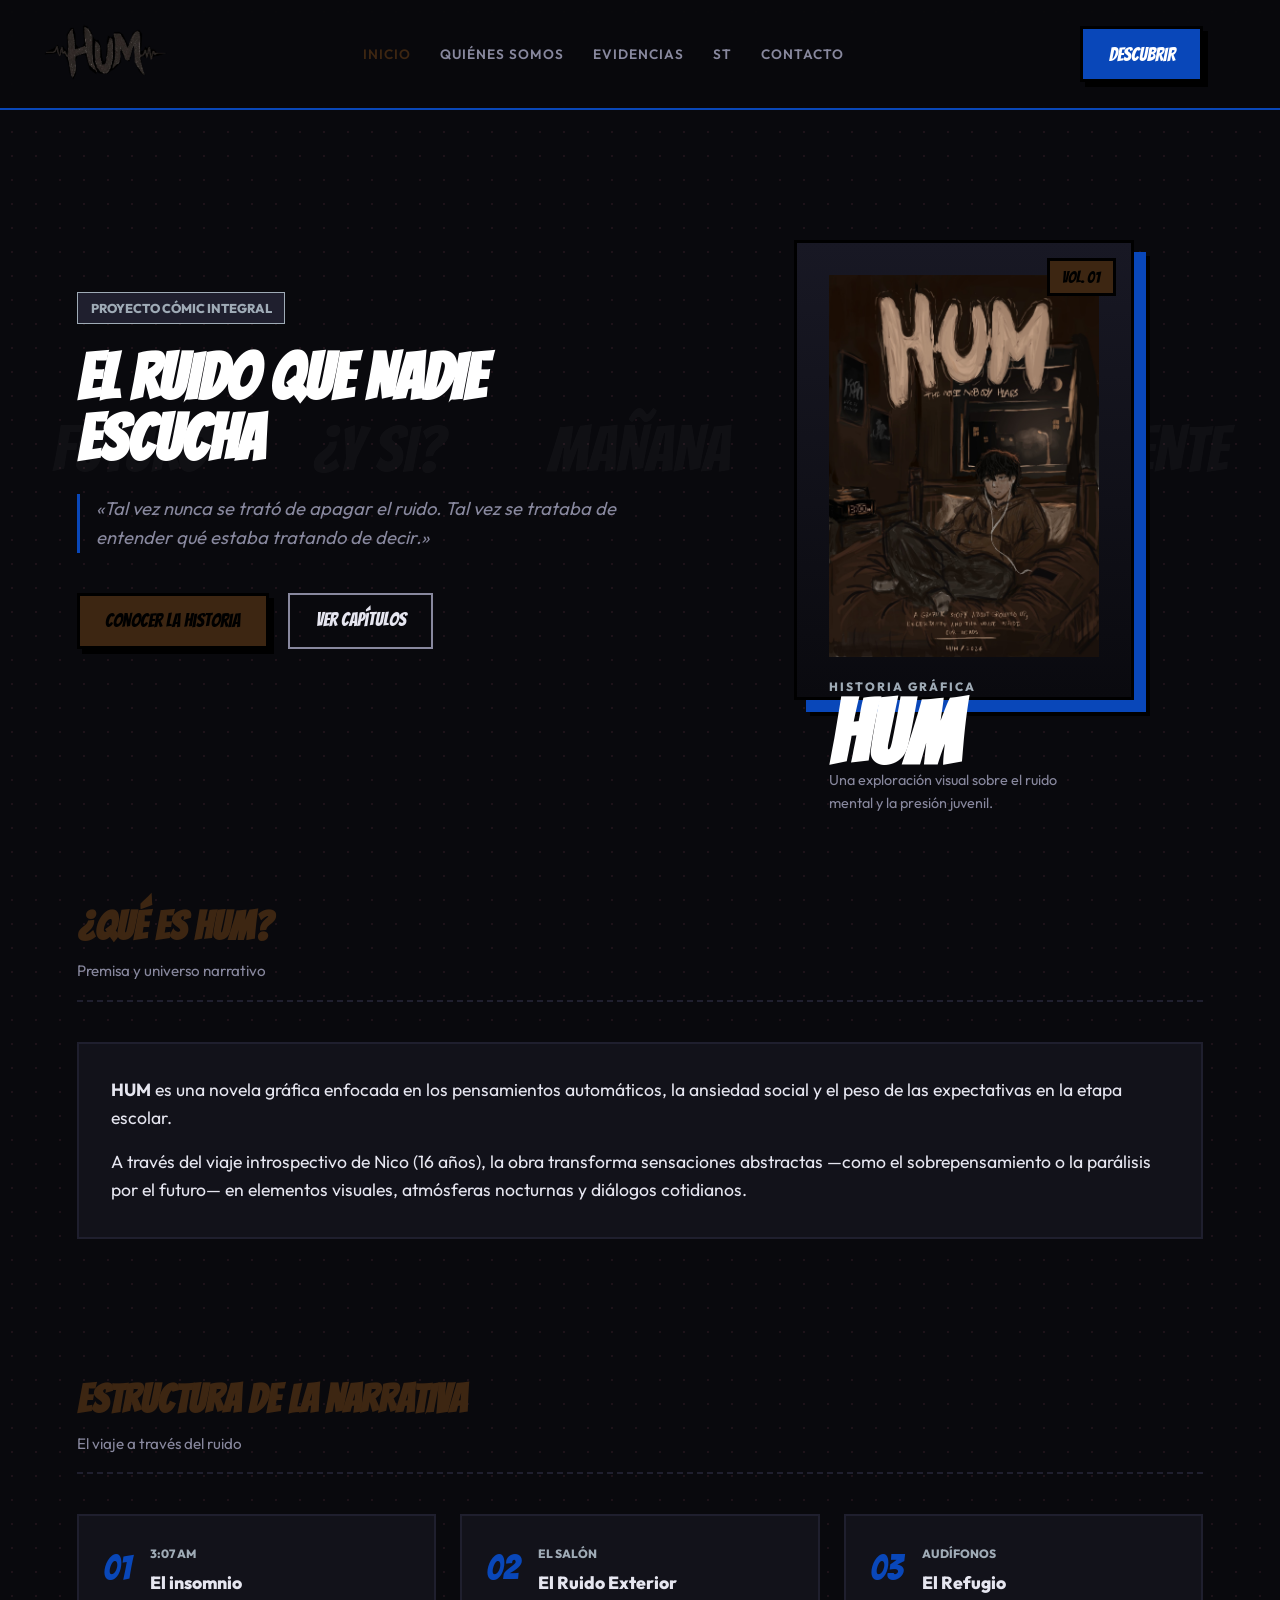
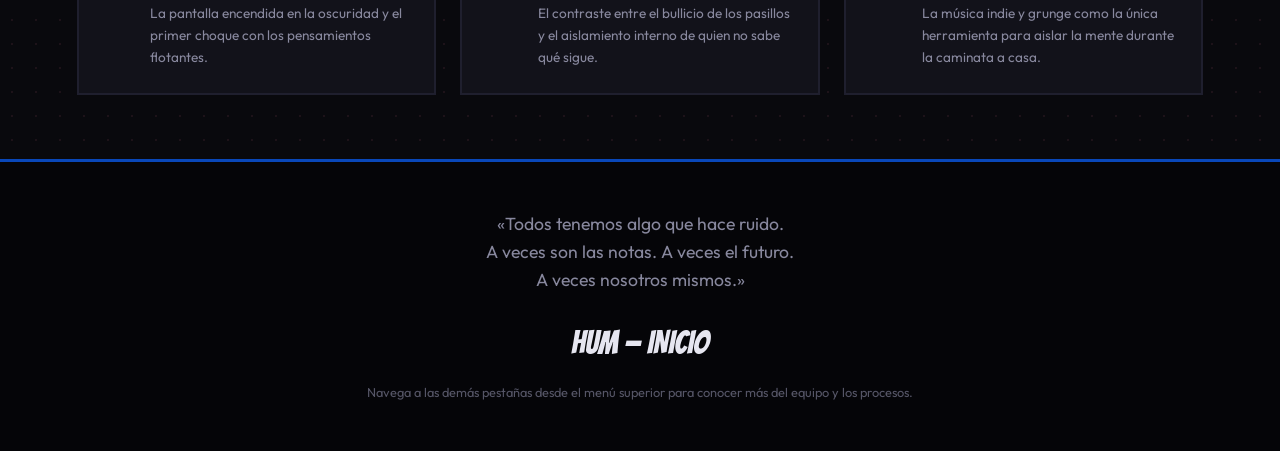
<file: index.html>
<!DOCTYPE html>
<html lang="es">

<head>
  <meta charset="UTF-8">
  <meta name="viewport" content="width=device-width, initial-scale=1.0">
  <title>HUM — El ruido que nadie escucha</title>

  <link rel="preconnect" href="https://fonts.googleapis.com">
  <link rel="preconnect" href="https://fonts.gstatic.com" crossorigin>
  <link href="https://fonts.googleapis.com/css2?family=Bangers&family=Outfit:wght@300;400;600;800;900&display=swap"
    rel="stylesheet">

  <link rel="stylesheet" href="iestilo.css">
</head>

<body>

  <div class="noise-overlay" aria-hidden="true">
    <span>FUTURO</span><span>¿Y SI?</span><span>MAÑANA</span><span>NO SOY SUFICIENTE</span>
  </div>

  <!-- NAVEGACIÓN PRINCIPAL -->
  <nav class="navbar">
    
    <a href="index.html" class="logo-container" style="display: flex; align-items: center; padding: 10px 0; position: relative; z-index: 1;">
  <img src="logo.png" alt="Logo HUM" style="height: 50px; width: auto; object-fit: contain; transform: scale(3.8); transform-origin: center; pointer-events: none;">
</a>

    <ul class="nav-links">
      <li><a href="index.html" class="active">Inicio</a></li>
      <li><a href="quienessomos.html">Quiénes Somos</a></li>
      <li><a href="evidencias.html">Evidencias</a></li>
      <li><a href="st.html">ST</a></li>
      <li><a href="contacto.html">Contacto</a></li>
    </ul>

    <a href="#sinopsis" class="btn-hum">DESCUBRIR</a>
  </nav>
  <!-- HERO / PORTADA DE INICIO -->
  <header class="hero" id="inicio">
    <div class="hum-info">
      <span class="badge-time">PROYECTO CÓMIC INTEGRAL</span>
      <h1 class="hero-title">EL RUIDO QUE NADIE ESCUCHA</h1>
      <p class="hero-quote">
        «Tal vez nunca se trató de apagar el ruido. Tal vez se trataba de entender qué estaba tratando de decir.»
      </p>

      <div class="hero-actions">
        <a href="#sinopsis" class="btn-hum secondary">Conocer la Historia</a>
        <a href="#capitulos" class="btn-hum ghost">Ver Capítulos</a>
      </div>
    </div>

    <!-- PORTADA DEL CÓMIC -->
    <div class="cover-container">
      <div class="cover-frame">
        <div class="cover-tag">VOL. 01</div>
        <img src="portada.jpeg" alt="Portada HUM" style="width:100%; height:auto; object-fit:contain;">
        <div class="cover-content" style="margin-top: 1rem;">
          <span class="cover-sub">HISTORIA GRÁFICA</span>
          <h2 class="cover-main-title">HUM</h2>
          <p class="cover-caption">Una exploración visual sobre el ruido mental y la presión juvenil.</p>
        </div>
      </div>
    </div>
  </header>

  <!-- PRESENTACIÓN DEL PROYECTO (SINOPSIS Y CONCEPTO) -->
  <section class="section-container" id="sinopsis">
    <div class="section-header">
      <h2 class="section-title">¿QUÉ ES HUM?</h2>
      <span class="section-subtitle">Premisa y universo narrativo</span>
    </div>

    <div class="concept-box">
      <p>
        <strong>HUM</strong> es una novela gráfica enfocada en los pensamientos automáticos, la ansiedad social y el
        peso de las expectativas en la etapa escolar.
      </p>
      <p>
        A través del viaje introspectivo de Nico (16 años), la obra transforma sensaciones abstractas —como el
        sobrepensamiento o la parálisis por el futuro— en elementos visuales, atmósferas nocturnas y diálogos
        cotidianos.
      </p>
    </div>
  </section>

  <!-- VISTA PREVIA DE ESTRUCTURA / CAPÍTULOS -->
  <section class="section-container" id="capitulos">
    <div class="section-header">
      <h2 class="section-title">ESTRUCTURA DE LA NARRATIVA</h2>
      <span class="section-subtitle">El viaje a través del ruido</span>
    </div>

    <div class="chapters-grid">
      <article class="card-chapter">
        <div class="chapter-number">01</div>
        <div class="chapter-body">
          <span class="chapter-time">3:07 AM</span>
          <h3 class="chapter-title">El insomnio</h3>
          <p class="chapter-desc">La pantalla encendida en la oscuridad y el primer choque con los pensamientos
            flotantes.</p>
        </div>
      </article>

      <article class="card-chapter">
        <div class="chapter-number">02</div>
        <div class="chapter-body">
          <span class="chapter-time">El Salón</span>
          <h3 class="chapter-title">El Ruido Exterior</h3>
          <p class="chapter-desc">El contraste entre el bullicio de los pasillos y el aislamiento interno de quien no
            sabe qué sigue.</p>
        </div>
      </article>

      <article class="card-chapter">
        <div class="chapter-number">03</div>
        <div class="chapter-body">
          <span class="chapter-time">Audífonos</span>
          <h3 class="chapter-title">El Refugio</h3>
          <p class="chapter-desc">La música indie y grunge como la única herramienta para aislar la mente durante la
            caminata a casa.</p>
        </div>
      </article>
    </div>
  </section>

  <!-- FOOTER EDITORIAL -->
  <footer>
    <div class="footer-backcover">
      <p class="backcover-quote">
        «Todos tenemos algo que hace ruido.<br>
        A veces son las notas. A veces el futuro.<br>
        A veces nosotros mismos.»
      </p>
      <div class="footer-brand">HUM — INICIO</div>
      <p class="copyright">Navega a las demás pestañas desde el menú superior para conocer más del equipo y los
        procesos.</p>
    </div>
  </footer>

</body>

</html>
</file>
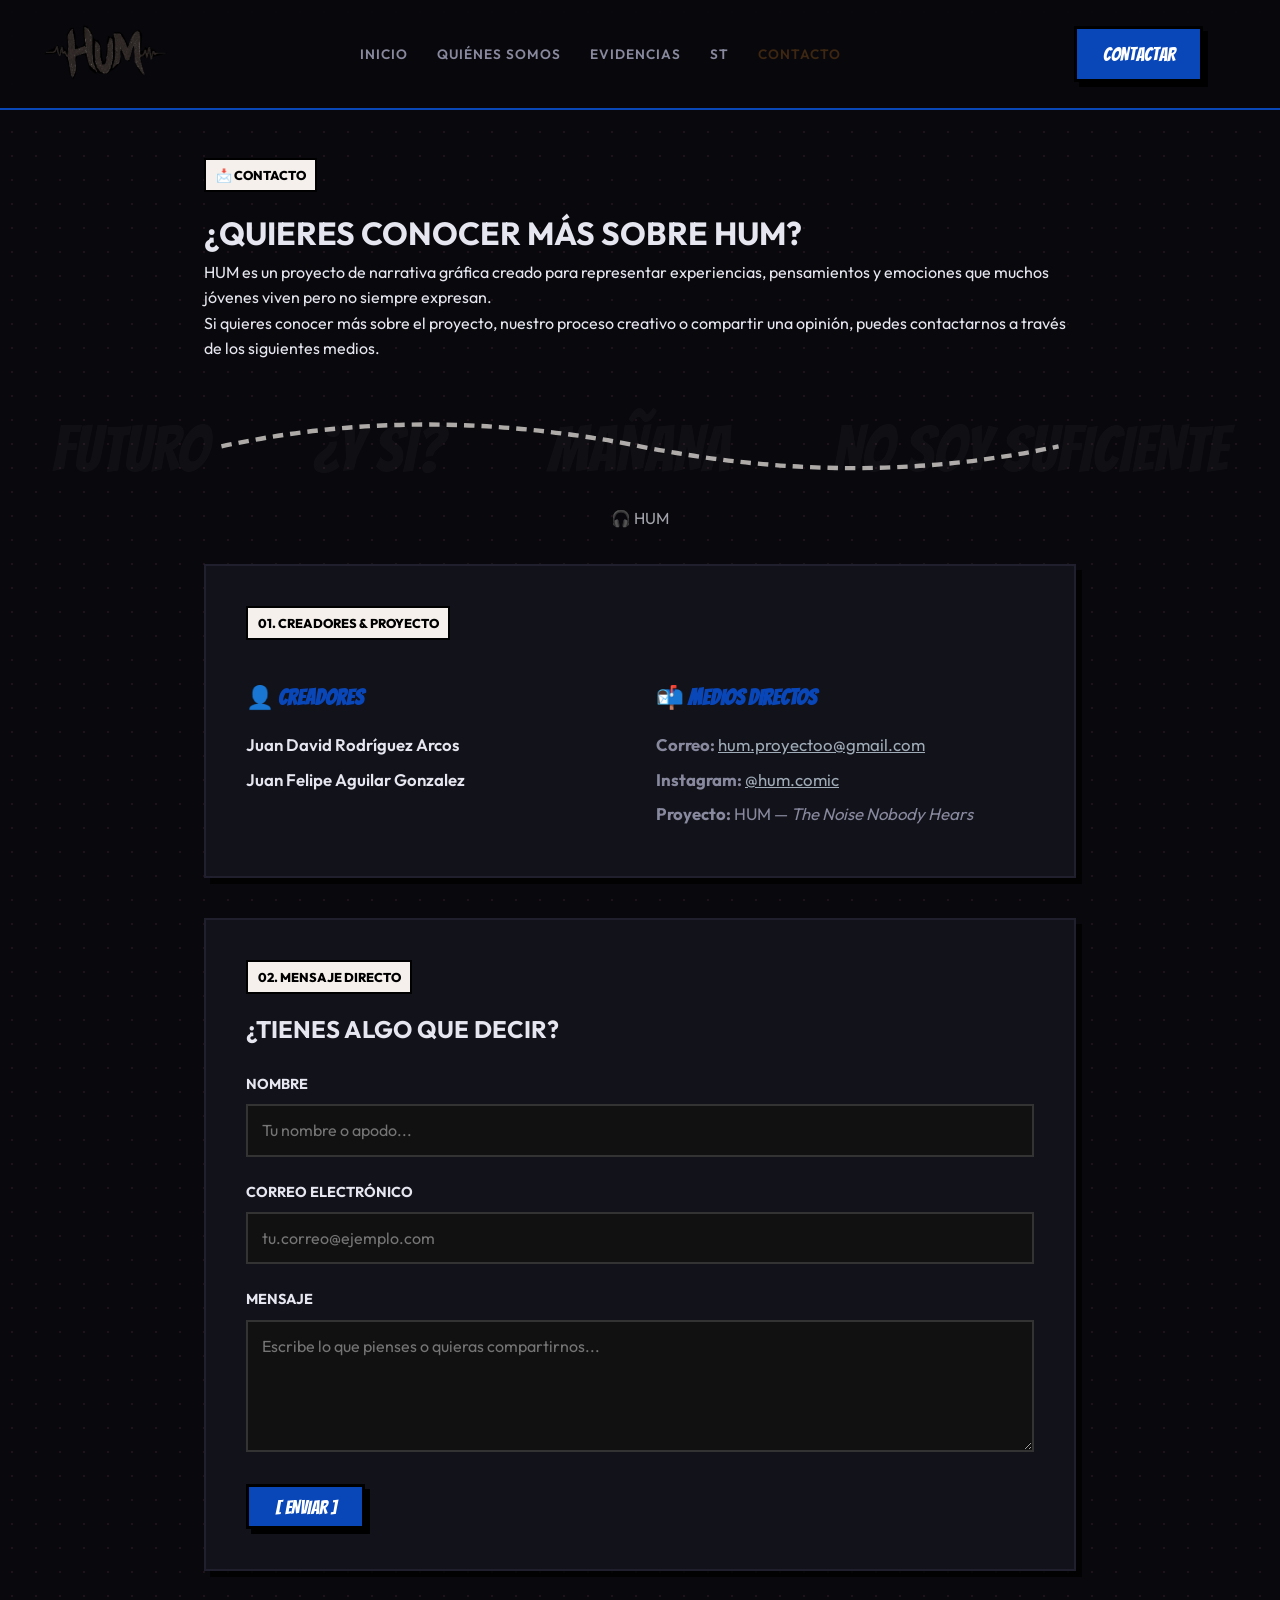
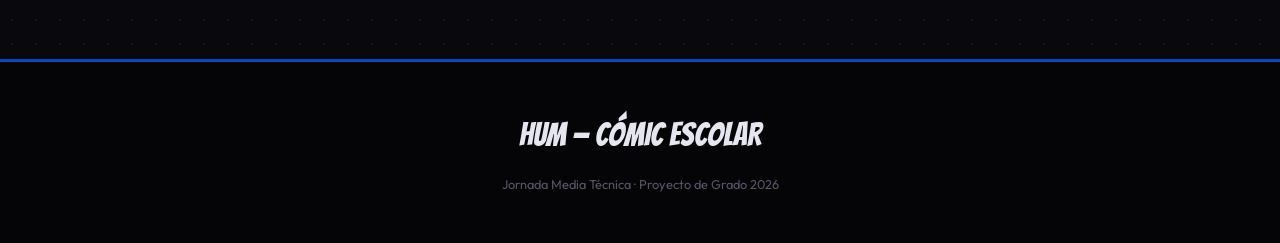
<file: contacto.html>
<!DOCTYPE html>
<html lang="es">
<head>
  <meta charset="UTF-8">
  <meta name="viewport" content="width=device-width, initial-scale=1.0">
  <title>HUM — Contacto</title>

  <link rel="preconnect" href="https://fonts.googleapis.com">
  <link rel="preconnect" href="https://fonts.gstatic.com" crossorigin>
  <link href="https://fonts.googleapis.com/css2?family=Bangers&family=Outfit:wght@300;400;600;800;900&display=swap" rel="stylesheet">

  <link rel="stylesheet" href="iestilo.css">
</head>
<body>

  <!-- EFECTO DE RUIDO MENTAL OVERLAY -->
  <div class="noise-overlay" aria-hidden="true">
    <span>FUTURO</span><span>¿Y SI?</span><span>MAÑANA</span><span>NO SOY SUFICIENTE</span>
  </div>

  <!-- NAVEGACIÓN PRINCIPAL -->
  <nav class="navbar">
    
    <a href="index.html" class="logo-container" style="display: flex; align-items: center; padding: 10px 0; position: relative; z-index: 1;">
  <img src="logo.png" alt="Logo HUM" style="height: 50px; width: auto; object-fit: contain; transform: scale(3.8); transform-origin: center; pointer-events: none;">
</a>

    <ul class="nav-links">
      <li><a href="index.html">Inicio</a></li>
      <li><a href="quienessomos.html">Quiénes Somos</a></li>
      <li><a href="evidencias.html">Evidencias</a></li>
      <li><a href="st.html">ST</a></li>
      <li><a href="contacto.html" class="active">Contacto</a></li>
    </ul>

    <a href="contacto.html" class="btn-hum">CONTACTAR</a>
  </nav>

  <!-- SECCIÓN PRINCIPAL CONTACTO -->
  <main class="contenedor-contacto">

    <header class="page-header header-contacto">
      <span class="badge-time badge-beige">📩 CONTACTO</span>
      <h1 class="page-title titulo-contacto">¿QUIERES CONOCER MÁS SOBRE HUM?</h1>
      <p class="page-desc desc-contacto">
        HUM es un proyecto de narrativa gráfica creado para representar experiencias, pensamientos y emociones que muchos jóvenes viven pero no siempre expresan.
      </p>
      <p class="page-desc desc-contacto sub-desc">
        Si quieres conocer más sobre el proyecto, nuestro proceso creativo o compartir una opinión, puedes contactarnos a través de los siguientes medios.
      </p>
    </header>

    <!-- DETALLE VISUAL: CABLE QUE FORMA HUM -->
    <div class="ilustracion-cable" aria-hidden="true">
      <svg class="linea-cable" viewBox="0 0 500 60" preserveAspectRatio="none">
        <path d="M 10 30 Q 125 5, 250 30 T 490 30" stroke="#f5f0eb" stroke-width="2.5" fill="none" stroke-dasharray="6 4" />
      </svg>
      <div class="audifonos-logo">
        🎧 <span class="texto-hum-cable">HUM</span>
      </div>
    </div>

    <!-- TARJETA CREADORES E INFORMACIÓN -->
    <section class="info-block tarjeta-contacto">
      <div class="block-tag beige-tag">01. CREADORES & PROYECTO</div>
      
      <div class="grid-contacto">
        <div class="columna-info">
          <h3>👤 CREADORES</h3>
          <p class="nombre-creador">Juan David Rodríguez Arcos</p>
          <p class="nombre-creador">Juan Felipe Aguilar Gonzalez</p>
        </div>

        <div class="columna-info">
          <h3>📬 MEDIOS DIRECTOS</h3>
          <p><strong>Correo:</strong> <a href="mailto:hum.proyectoo@gmail.com" style="color: var(--accent-cyan);">hum.proyectoo@gmail.com</a></p>
          <p><strong>Instagram:</strong> <a href="https://instagram.com/hum.comic" target="_blank" style="color: var(--accent-cyan);">@hum.comic</a></p>
          <p><strong>Proyecto:</strong> HUM — <em>The Noise Nobody Hears</em></p>
        </div>
      </div>
    </section>

    <!-- FORMULARIO -->
    <section class="info-block tarjeta-contacto">
      <div class="block-tag beige-tag">02. MENSAJE DIRECTO</div>
      <h2 class="block-title titulo-form">¿TIENES ALGO QUE DECIR?</h2>

      <form class="formulario-hum" action="#" method="POST" onsubmit="event.preventDefault(); alert('¡Mensaje simulado con éxito! Gracias por escribirnos.');">
        <div class="campo-form">
          <label for="nombre">Nombre</label>
          <input type="text" id="nombre" name="nombre" placeholder="Tu nombre o apodo..." required>
        </div>

        <div class="campo-form">
          <label for="email">Correo electrónico</label>
          <input type="email" id="email" name="email" placeholder="tu.correo@ejemplo.com" required>
        </div>

        <div class="campo-form">
          <label for="mensaje">Mensaje</label>
          <textarea id="mensaje" name="mensaje" rows="5" placeholder="Escribe lo que pienses o quieras compartirnos..." required></textarea>
        </div>

        <button type="submit" class="btn-enviar-hum btn-hum">[ ENVIAR ]</button>
      </form>
    </section>

  </main>

  <footer>
    <div class="footer-brand">HUM — CÓMIC ESCOLAR</div>
    <p class="copyright">Jornada Media Técnica · Proyecto de Grado 2026</p>
  </footer>

</body>
</html>
</file>
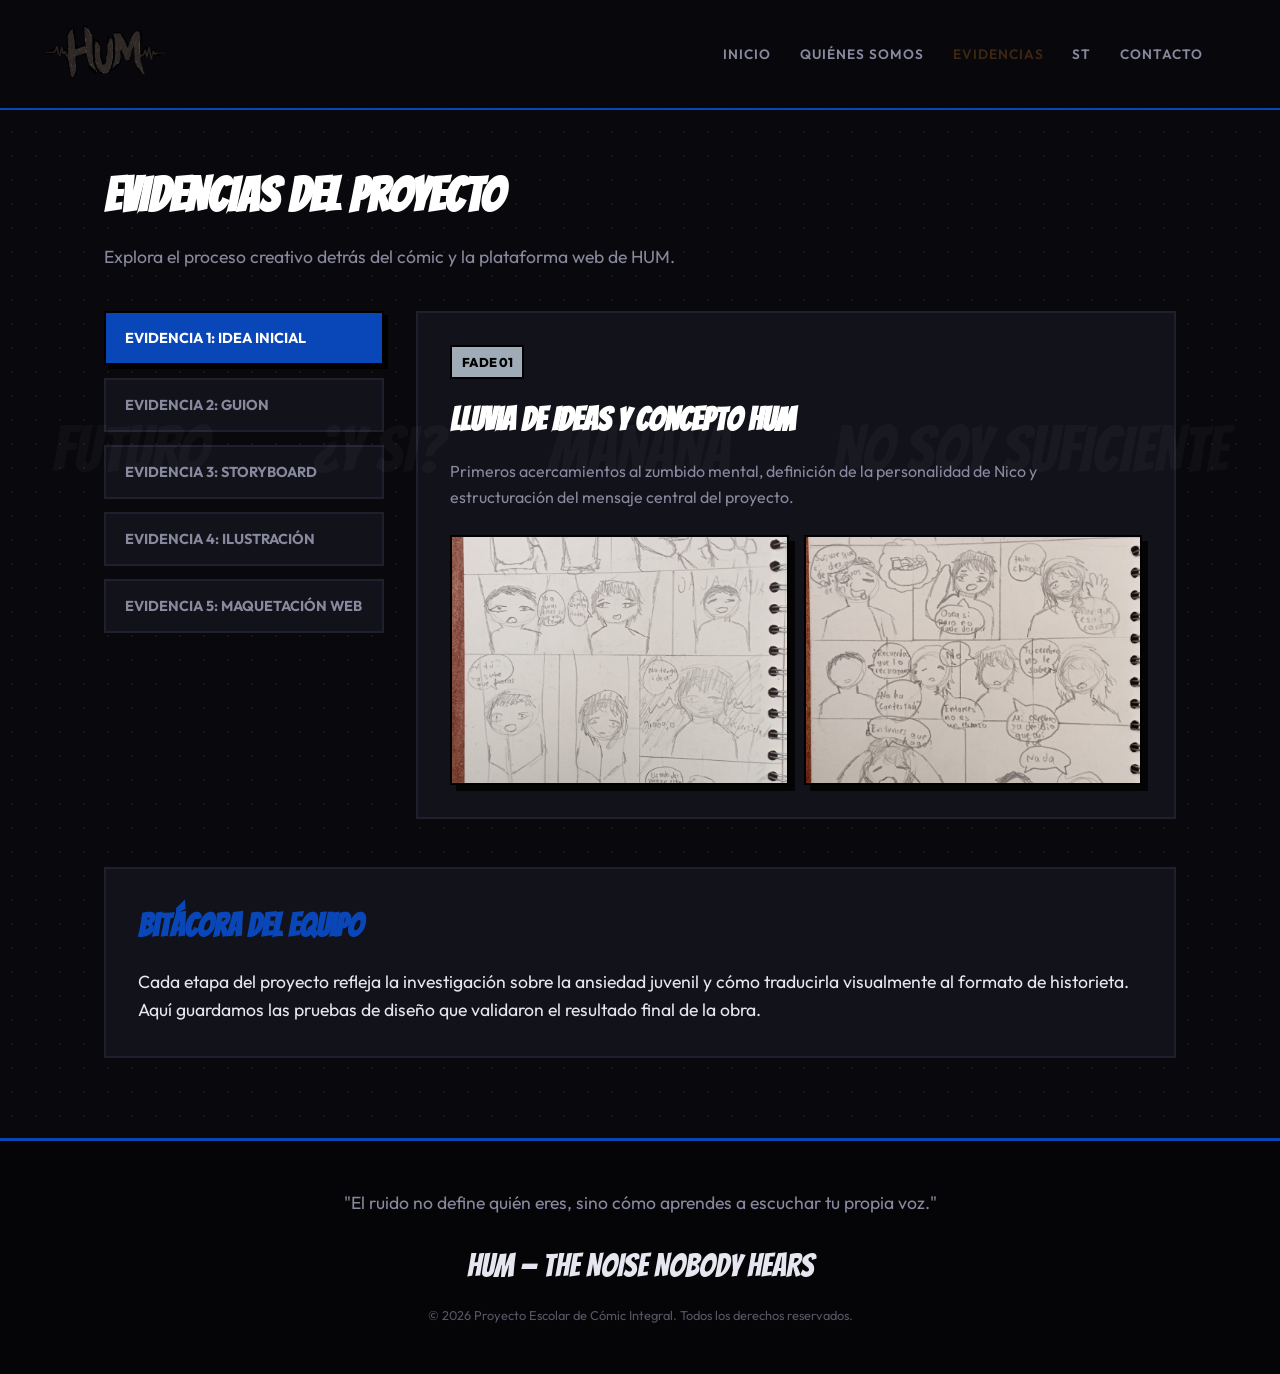
<file: evidencias.html>
<!DOCTYPE html>
<html lang="es">
<head>
  <meta charset="UTF-8">
  <meta name="viewport" content="width=device-width, initial-scale=1.0">
  <title>HUM | Evidencias</title>

  <link rel="preconnect" href="https://fonts.googleapis.com">
  <link rel="preconnect" href="https://fonts.gstatic.com" crossorigin>
  <link href="https://fonts.googleapis.com/css2?family=Bangers&family=Outfit:wght@300;400;600;800;900&display=swap" rel="stylesheet">

  <link rel="stylesheet" href="iestilo.css">
</head>
<body>

  <!-- EFECTO DE RUIDO MENTAL OVERLAY -->
  <div class="noise-overlay" aria-hidden="true">
    <span>FUTURO</span><span>¿Y SI?</span><span>MAÑANA</span><span>NO SOY SUFICIENTE</span>
  </div>

  <!-- NAVEGACIÓN PRINCIPAL -->
  <nav class="navbar">
    
    <a href="index.html" class="logo-container" style="display: flex; align-items: center; padding: 10px 0; position: relative; z-index: 1;">
  <img src="logo.png" alt="Logo HUM" style="height: 50px; width: auto; object-fit: contain; transform: scale(3.8); transform-origin: center; pointer-events: none;">
</a>

    <ul class="nav-links">
      <li><a href="index.html">Inicio</a></li>
      <li><a href="quienessomos.html">Quiénes Somos</a></li>
      <li><a href="evidencias.html" class="active">Evidencias</a></li>
      <li><a href="st.html">ST</a></li>
      <li><a href="contacto.html">Contacto</a></li>
    </ul>
  </nav>

  <!-- CONTENIDO DE EVIDENCIAS INTERACTIVO -->
  <main class="contenedor-evidencias">
    <h1 class="titulo-boceto">Evidencias del Proyecto</h1>
    <p class="subtitulo-evidencias">Explora el proceso creativo detrás del cómic y la plataforma web de HUM.</p>

    <!-- Layout Interactivo (Menú izquierdo / Visor derecho) -->
    <div class="evidence-layout">
      
      <!-- Menú lateral de evidencias -->
      <aside class="evidence-menu">
        <button class="ev-btn active" onclick="showEvidence('ev1', event)">Evidencia 1: Idea Inicial</button>
        <button class="ev-btn" onclick="showEvidence('ev2', event)">Evidencia 2: Guion</button>
        <button class="ev-btn" onclick="showEvidence('ev3', event)">Evidencia 3: Storyboard</button>
        <button class="ev-btn" onclick="showEvidence('ev4', event)">Evidencia 4: Ilustración</button>
        <button class="ev-btn" onclick="showEvidence('ev5', event)">Evidencia 5: Maquetación Web</button>
      </aside>

      <!-- Panel visor de contenido -->
      <section class="evidence-display">
        
        <!-- Evidencia 1 -->
        <article id="ev1" class="ev-content active">
          <span class="ev-tag">FADE 01</span>
          <h2>Lluvia de Ideas y Concepto HUM</h2>
          <p>Primeros acercamientos al zumbido mental, definición de la personalidad de Nico y estructuración del mensaje central del proyecto.</p>
          <div class="ev-media-box" style="display: grid; grid-template-columns: 1fr 1fr; gap: 15px;">
  <img src="boceto1.jpeg" alt="Primera parte del proceso" style="width: 100%; height: 250px; object-fit: cover; border: 2px solid #000;">
  <img src="boceto2.jpeg" alt="Segunda parte del proceso" style="width: 100%; height: 250px; object-fit: cover; border: 2px solid #000;">
</div>
        </article>

        <!-- Evidencia 2 -->
        <article id="ev2" class="ev-content">
          <span class="ev-tag">FADE 02</span>
          <h2>Escritura del Guion</h2>
          <p>Desarrollo de las páginas, diálogos entre Nico, Valeria y su entorno, marcando los momentos de mayor tensión del sobrepensamiento.</p>
          <div class="ev-media-box" style="display: grid; grid-template-columns: 1fr 1fr; gap: 15px;">
  <img src="guion1.jpeg" alt="Primera parte del proceso" style="width: 100%; height: 250px; object-fit: cover; border: 2px solid #000;">
  <img src="guion2.jpeg" alt="Segunda parte del proceso" style="width: 100%; height: 250px; object-fit: cover; border: 2px solid #000;">
</div>
        </article>

        <!-- Evidencia 3 -->
        <article id="ev3" class="ev-content">
          <span class="ev-tag">FADE 03</span>
          <h2>Storyboards y Bocetos</h2>
          <p>Planeación visual de las viñetas, encuadres y distribución espacial de las interferencias gráficas del HUM.</p>
          <div class="ev-media-box" style="display: grid; grid-template-columns: 1fr 1fr; gap: 15px;">
  <img src="storyb1.jpeg" alt="Primera parte del proceso" style="width: 100%; height: 250px; object-fit: cover; border: 2px solid #000;">
  <img src="storyb2.jpeg" alt="Segunda parte del proceso" style="width: 100%; height: 250px; object-fit: cover; border: 2px solid #000;">
</div>
        </article>

        <!-- Evidencia 4 -->
        <article id="ev4" class="ev-content">
          <span class="ev-tag">FADE 04</span>
          <h2>Ilustración Digital y Color</h2>
          <p>Proceso de dibujo, aplicación de la paleta de tonos oscuros, texturas imperfectas y estilo grunge.</p>
          <div class="ev-media-box" style="display: grid; grid-template-columns: 1fr 1fr; gap: 15px;">
  <img src="digital1.jpeg" alt="Primera parte del proceso" style="width: 100%; height: 250px; object-fit: cover; border: 2px solid #000;">
  <img src="digital2.jpeg" alt="Segunda parte del proceso" style="width: 100%; height: 250px; object-fit: cover; border: 2px solid #000;">
</div>
        </article>

        <!-- Evidencia 5 -->
        <article id="ev5" class="ev-content">
          <span class="ev-tag">FADE 05</span>
          <h2>Desarrollo de la Página Web</h2>
          <p>Codificación en HTML y CSS, estructuración de las pestañas institucionales y diseño responsivo adaptado al concepto alternativo.</p>
          <div class="ev-media-box" style="display: grid; grid-template-columns: 1fr 1fr; gap: 15px;">
  <img src="web1.png" alt="Primera parte del proceso" style="width: 100%; height: 250px; object-fit: cover; border: 2px solid #000;">
  <img src="web2.png" alt="Segunda parte del proceso" style="width: 100%; height: 250px; object-fit: cover; border: 2px solid #000;">
</div>
        </article>

      </section>

    </div>
   <!-- CAJA INFORMATIVA ADICIONAL -->
    <div class="concept-box" style="margin-top: 3rem; margin-bottom: 2rem;">
      <h2 style="font-family: var(--font-title); font-size: 2rem; color: var(--accent-red);">Bitácora del Equipo</h2>
      <p>
        Cada etapa del proyecto refleja la investigación sobre la ansiedad juvenil y cómo traducirla visualmente al formato de historieta. Aquí guardamos las pruebas de diseño que validaron el resultado final de la obra.
      </p>
    </div>
  </main>

  <!-- FOOTER -->
  <footer>
    <p class="backcover-quote">"El ruido no define quién eres, sino cómo aprendes a escuchar tu propia voz."</p>
    <div class="footer-brand">HUM — THE NOISE NOBODY HEARS</div>
    <p class="copyright">&copy; 2026 Proyecto Escolar de Cómic Integral. Todos los derechos reservados.</p>
  </footer>

  <!-- Script para cambiar de evidencia interactivamente -->
  <script>
    function showEvidence(evId, evt) {
      // Ocultar todos los contenidos
      const contents = document.querySelectorAll('.ev-content');
      contents.forEach(c => c.classList.remove('active'));

      // Desactivar todos los botones
      const buttons = document.querySelectorAll('.ev-btn');
      buttons.forEach(b => b.classList.remove('active'));

      // Activar el seleccionado
      document.getElementById(evId).classList.add('active');
      if (evt) {
        evt.currentTarget.classList.add('active');
      }
    }
  </script>

</body>
</html>
</file>
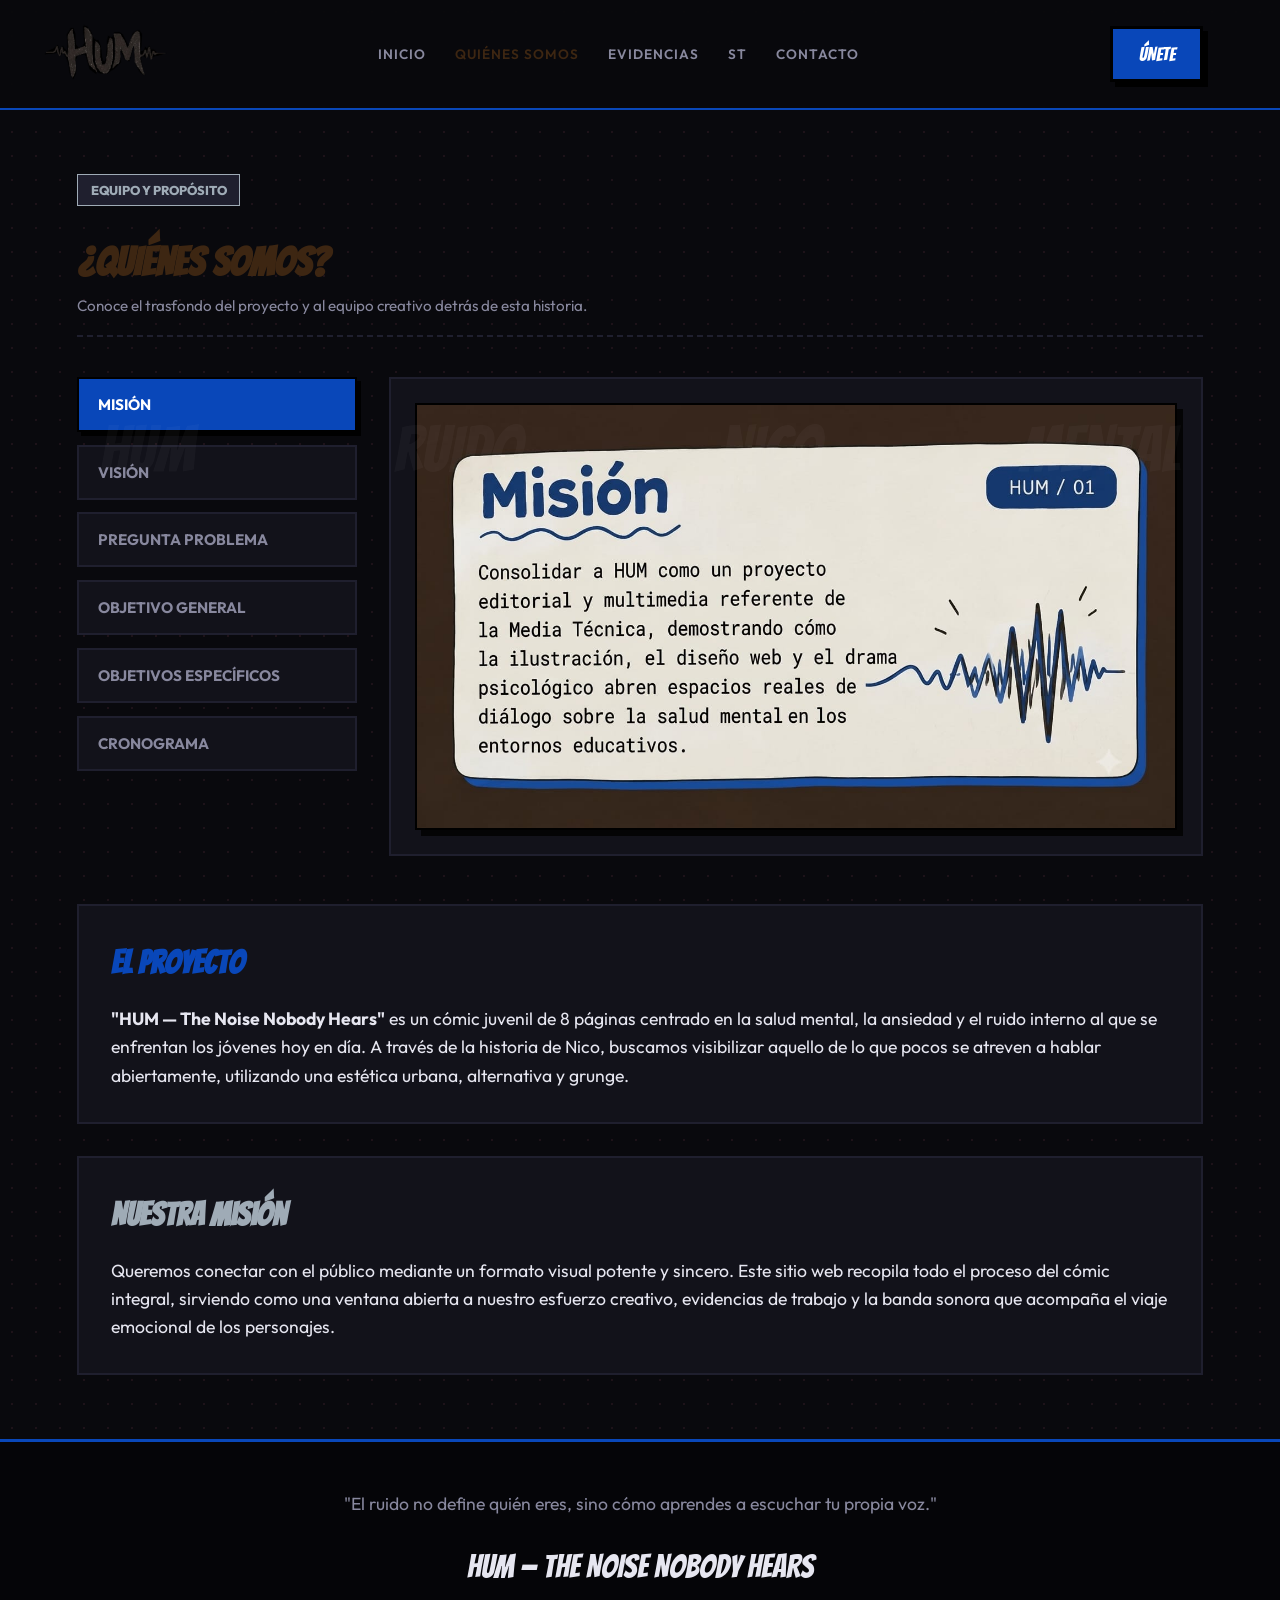
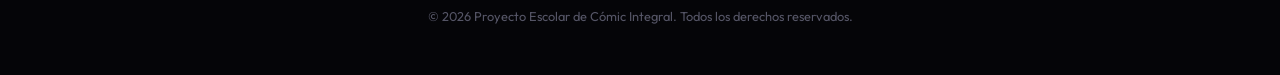
<file: quienessomos.html>
<!DOCTYPE html>
<html lang="es">
<head>
  <meta charset="UTF-8">
  <meta name="viewport" content="width=device-width, initial-scale=1.0">
  <title>Quiénes Somos — HUM: El ruido que nadie escucha</title>
  <!-- Google Fonts -->
  <link href="https://fonts.googleapis.com/css2?family=Bangers&family=Outfit:wght@300;400;600;800&display=swap" rel="stylesheet">
  <!-- Tu archivo de estilos global -->
  <link rel="stylesheet" href="iestilo.css">
</head>
<body>

  <!-- EFECTO DE RUIDO VISUAL DE FONDO -->
  <div class="noise-overlay">
    <span>HUM</span><span>RUIDO</span><span>NICO</span><span>MENTAL</span>
  </div>

  <!-- NAVEGACIÓN PRINCIPAL -->
  <nav class="navbar">
    
    <a href="index.html" class="logo-container" style="display: flex; align-items: center; padding: 10px 0; position: relative; z-index: 1;">
  <img src="logo.png" alt="Logo HUM" style="height: 50px; width: auto; object-fit: contain; transform: scale(3.8); transform-origin: center; pointer-events: none;">
</a>

    <ul class="nav-links">
      <li><a href="index.html">Inicio</a></li>
      <li><a href="quienessomos.html" class="active">Quiénes Somos</a></li>
      <li><a href="evidencias.html">Evidencias</a></li>
      <li><a href="st.html">ST</a></li>
      <li><a href="contacto.html">Contacto</a></li>
    </ul>

    <a href="contacto.html" class="btn-hum">ÚNETE</a>
  </nav>

  <!-- SECCIÓN PRINCIPAL: QUIÉNES SOMOS -->
  <main class="section-container">
    <div class="section-header">
      <span class="badge-time">EQUIPO Y PROPÓSITO</span>
      <h1 class="section-title">¿QUIÉNES SOMOS?</h1>
      <p class="section-subtitle">Conoce el trasfondo del proyecto y al equipo creativo detrás de esta historia.</p>
    </div>

    <!-- Estructura interactiva limpia solo con los marcos -->
    <div class="interactive-layout">
      
      <!-- Menú de navegación lateral -->
      <aside class="sidebar-menu">
        <button class="tab-btn active" onclick="showTab('mision')">Misión</button>
        <button class="tab-btn" onclick="showTab('vision')">Visión</button>
        <button class="tab-btn" onclick="showTab('problema')">Pregunta Problema</button>
        <button class="tab-btn" onclick="showTab('obj-general')">Objetivo General</button>
        <button class="tab-btn" onclick="showTab('obj-especificos')">Objetivos Específicos</button>
        <button class="tab-btn" onclick="showTab('cronograma')">Cronograma</button>
      </aside>

      <!-- Panel de contenido dinámico -->
      <section class="content-display frame-display">
        
        <!-- Misión -->
        <article id="mision" class="tab-content active">
          <div class="frame-container">
            <img src="hum01.jpeg" alt="Marco Misión HUM">
          </div>
        </article>

        <!-- Visión -->
        <article id="vision" class="tab-content">
          <div class="frame-container">
            <img src="hum02.jpeg" alt="Marco Visión HUM">
          </div>
        </article>

        <!-- Pregunta Problema -->
        <article id="problema" class="tab-content">
          <div class="frame-container">
            <img src="hum03.jpeg" alt="Marco Pregunta Problema HUM">
          </div>
        </article>

        <!-- Objetivo General -->
        <article id="obj-general" class="tab-content">
          <div class="frame-container">
            <img src="hum04.jpeg" alt="Marco Objetivo General HUM">
          </div>
        </article>

        <!-- Objetivos Específicos -->
        <article id="obj-especificos" class="tab-content">
          <div class="frame-container">
            <img src="hum05.jpeg" alt="Marco Objetivos Específicos HUM">
          </div>
        </article>

        <!-- Cronograma -->
        <article id="cronograma" class="tab-content">
          <div class="frame-container">
            <img src="hum06.jpeg" alt="Marco Cronograma HUM">
          </div>
        </article>

      </section>

    </div>

    <!-- CAJAS DE CONTENIDO ESTILO GRUNGE -->
    <div class="concept-box" style="margin-top: 3rem; margin-bottom: 2rem;">
      <h2 style="font-family: var(--font-title); font-size: 2rem; color: var(--accent-red);">El Proyecto</h2>
      <p>
        <strong>"HUM — The Noise Nobody Hears"</strong> es un cómic juvenil de 8 páginas centrado en la salud mental, la ansiedad y el ruido interno al que se enfrentan los jóvenes hoy en día. A través de la historia de Nico, buscamos visibilizar aquello de lo que pocos se atreven a hablar abiertamente, utilizando una estética urbana, alternativa y grunge.
      </p>
    </div>

    <div class="concept-box">
      <h2 style="font-family: var(--font-title); font-size: 2rem; color: var(--accent-cyan);">Nuestra Misión</h2>
      <p>
        Queremos conectar con el público mediante un formato visual potente y sincero. Este sitio web recopila todo el proceso del cómic integral, sirviendo como una ventana abierta a nuestro esfuerzo creativo, evidencias de trabajo y la banda sonora que acompaña el viaje emocional de los personajes.
      </p>
    </div>
  </main>

  <!-- FOOTER -->
  <footer>
    <p class="backcover-quote">"El ruido no define quién eres, sino cómo aprendes a escuchar tu propia voz."</p>
    <div class="footer-brand">HUM — THE NOISE NOBODY HEARS</div>
    <p class="copyright">&copy; 2026 Proyecto Escolar de Cómic Integral. Todos los derechos reservados.</p>
  </footer>

  <!-- SCRIPT PARA CAMBIAR DE PESTAÑA INTERACTIVA -->
  <script>
    function showTab(tabId) {
      // Ocultar todos los contenidos
      const contents = document.querySelectorAll('.tab-content');
      contents.forEach(content => content.classList.remove('active'));

      // Quitar clase active de todos los botones
      const buttons = document.querySelectorAll('.tab-btn');
      buttons.forEach(button => button.classList.remove('active'));

      // Mostrar el contenido seleccionado y activar su botón
      document.getElementById(tabId).classList.add('active');
      event.currentTarget.classList.add('active');
    }
  </script>

</body>
</html>
</file>
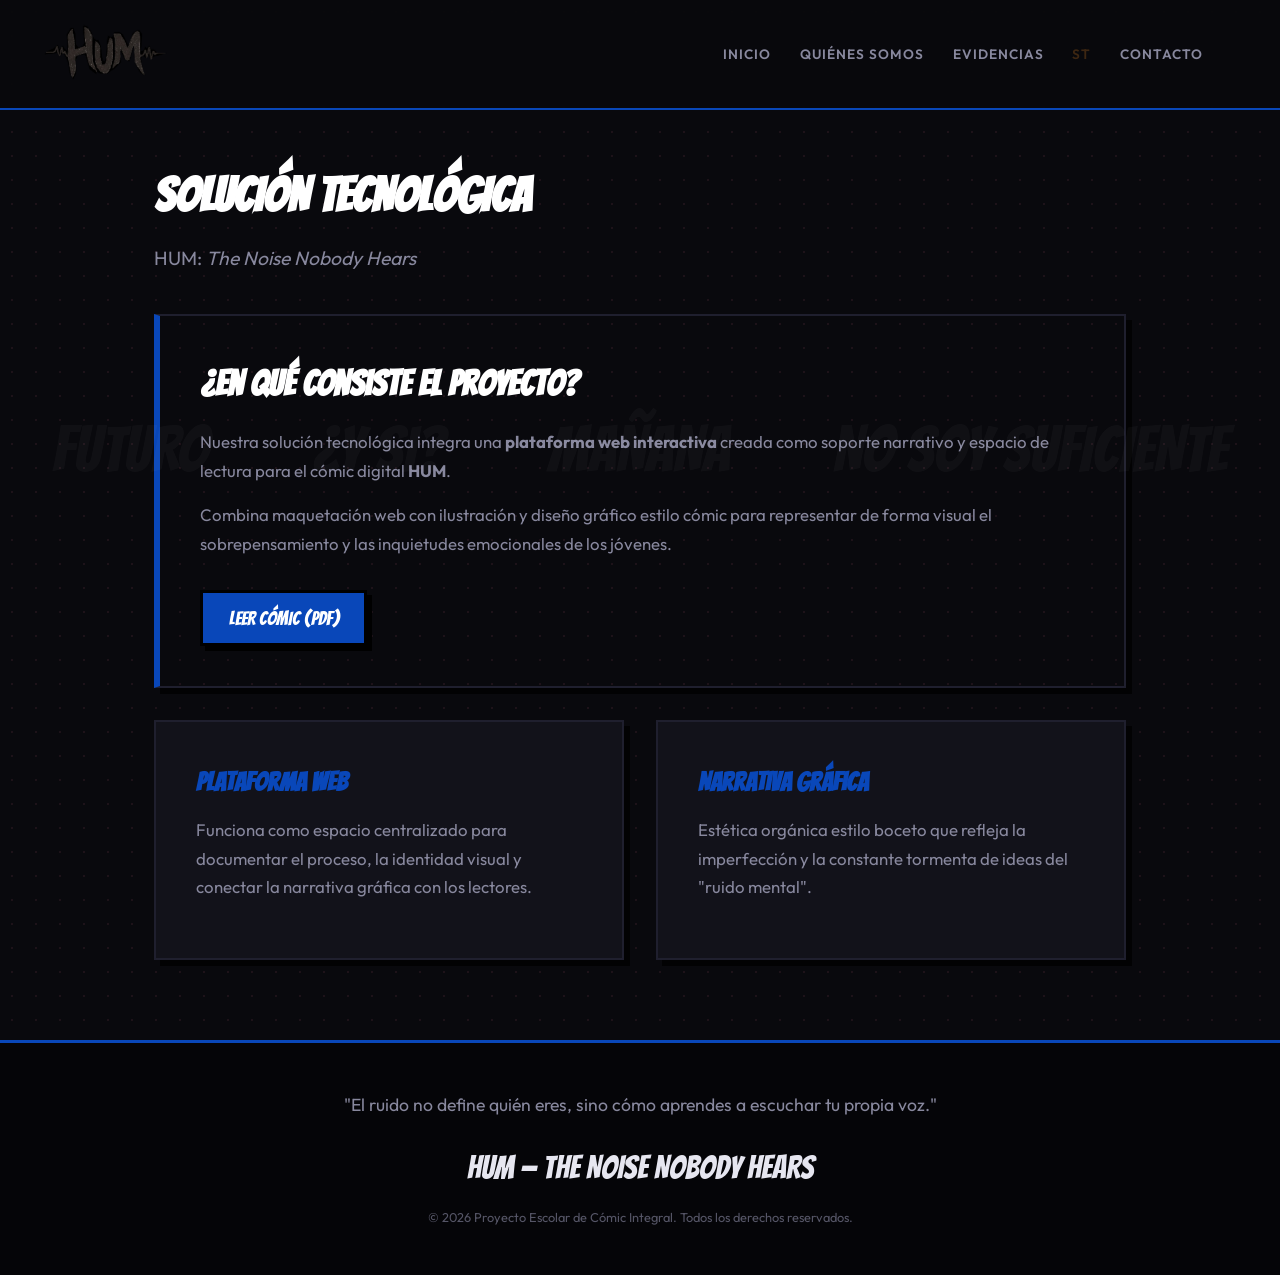
<file: st.html>
<!DOCTYPE html>
<html lang="es">
<head>
  <meta charset="UTF-8">
  <meta name="viewport" content="width=device-width, initial-scale=1.0">
  <title>HUM | Solución Tecnológica</title>

  <link rel="preconnect" href="https://fonts.googleapis.com">
  <link rel="preconnect" href="https://fonts.gstatic.com" crossorigin>
  <link href="https://fonts.googleapis.com/css2?family=Bangers&family=Outfit:wght@300;400;600;800;900&display=swap" rel="stylesheet">

  <link rel="stylesheet" href="iestilo.css">
</head>
<body>

  <!-- EFECTO DE RUIDO MENTAL OVERLAY -->
  <div class="noise-overlay" aria-hidden="true">
    <span>FUTURO</span><span>¿Y SI?</span><span>MAÑANA</span><span>NO SOY SUFICIENTE</span>
  </div>

  <!-- NAVEGACIÓN PRINCIPAL -->
  <nav class="navbar">
    
<a href="index.html" class="logo-container" style="display: flex; align-items: center; padding: 10px 0; position: relative; z-index: 1;">
  <img src="logo.png" alt="Logo HUM" style="height: 50px; width: auto; object-fit: contain; transform: scale(3.8); transform-origin: center; pointer-events: none;">
</a>

    <ul class="nav-links">
      <li><a href="index.html">Inicio</a></li>
      <li><a href="quienessomos.html">Quiénes Somos</a></li>
      <li><a href="evidencias.html">Evidencias</a></li>
      <li><a href="st.html" class="active">ST</a></li>
      <li><a href="contacto.html">Contacto</a></li>
    </ul>
  </nav>

  <!-- CONTENIDO DE SOLUCIÓN TECNOLÓGICA -->
  <main class="contenedor-st">
    <h1 class="titulo-boceto">Solución Tecnológica</h1>
    <p class="subtitulo-st">HUM: <em>The Noise Nobody Hears</em></p>

    <!-- Caja Principal con interactividad al pasar el mouse -->
    <div class="caja-st destacado">
      <h2>¿En qué consiste el proyecto?</h2>
      <p>
        Nuestra solución tecnológica integra una <strong>plataforma web interactiva</strong> creada como soporte narrativo y espacio de lectura para el cómic digital <strong>HUM</strong>.
      </p>
      <p>
        Combina maquetación web con ilustración y diseño gráfico estilo cómic para representar de forma visual el sobrepensamiento y las inquietudes emocionales de los jóvenes.
      </p>

      <!-- BOTÓN PRINCIPAL AL CÓMIC -->
      <div class="contenedor-boton-comic">
  <a href="HUM The Noise Nobody Hears🫪.pdf" target="_blank" class="btn-hum">
     LEER CÓMIC (PDF)
  </a>
</div>
    </div>

    <!-- Detalles del Proyecto -->
    <div class="grid-st">
      <div class="caja-st">
        <h3>Plataforma Web</h3>
        <p>
          Funciona como espacio centralizado para documentar el proceso, la identidad visual y conectar la narrativa gráfica con los lectores.
        </p>
      </div>

      <div class="caja-st">
        <h3> Narrativa Gráfica</h3>
        <p>
          Estética orgánica estilo boceto que refleja la imperfección y la constante tormenta de ideas del "ruido mental".
        </p>
      </div>
    </div>
  </main>

  <!-- FOOTER -->
  <footer>
    <p class="backcover-quote">"El ruido no define quién eres, sino cómo aprendes a escuchar tu propia voz."</p>
    <div class="footer-brand">HUM — THE NOISE NOBODY HEARS</div>
    <p class="copyright">&copy; 2026 Proyecto Escolar de Cómic Integral. Todos los derechos reservados.</p>
  </footer>

</body>
</html>
</file>
<file: iestilo.css>
:root {
  --bg-dark: #09090d;
  --bg-card: #12121a;
  --bg-card-hover: #1a1a26;
  --accent-red: #0947b9;
  --accent-cyan: #9fabb6;
  --accent-yellow: #3d2612;
  --text-main: #e6e6f0;
  --text-muted: #88889e;
  --border-grunge: 2px solid #1f1f2e;
  --border-bold: 3px solid #000;
  --shadow-comic: 5px 5px 0px #000;
  --font-title: 'Bangers', cursive;
  --font-body: 'Outfit', sans-serif;
}

*, *::before, *::after {
  box-sizing: border-box;
  margin: 0;
  padding: 0;
}

body {
  background-color: var(--bg-dark);
  color: var(--text-main);
  font-family: var(--font-body);
  overflow-x: hidden;
  line-height: 1.6;
  background-image: 
    radial-gradient(rgba(255, 42, 95, 0.05) 1px, transparent 1px),
    radial-gradient(rgba(255, 255, 255, 0.03) 1px, var(--bg-dark) 1px);
  background-size: 24px 24px;
}

.noise-overlay {
  position: fixed;
  top: 0;
  left: 0;
  width: 100vw;
  height: 100vh;
  pointer-events: none;
  z-index: 0;
  opacity: 0.03;
  display: flex;
  flex-wrap: wrap;
  justify-content: space-around;
  align-items: center;
  font-family: var(--font-title);
  font-size: 4rem;
  color: #fff;
}

.navbar {
  display: flex;
  justify-content: space-between;
  align-items: center;
  padding: 1.2rem 6%;
  background: rgba(9, 9, 13, 0.9);
  backdrop-filter: blur(10px);
  border-bottom: 2px solid var(--accent-red);
  position: sticky;
  top: 0;
  z-index: 1000;
}

.logo {
  font-family: var(--font-title);
  font-size: 2.8rem;
  color: var(--text-main);
  text-decoration: none;
  letter-spacing: 3px;
}

.logo span {
  color: var(--accent-red);
}

.nav-links {
  display: flex;
  gap: 1.8rem;
  list-style: none;
}

.nav-links a {
  color: var(--text-muted);
  text-decoration: none;
  font-weight: 600;
  text-transform: uppercase;
  font-size: 0.85rem;
  letter-spacing: 1px;
  transition: color 0.2s;
}

.nav-links a:hover,
.nav-links a.active {
  color: var(--accent-yellow);
}

.btn-hum {
  display: inline-block;
  background: var(--accent-red);
  color: #fff;
  font-family: var(--font-title);
  font-size: 1.2rem;
  padding: 0.6rem 1.6rem;
  text-decoration: none;
  border: var(--border-bold);
  box-shadow: var(--shadow-comic);
  transition: all 0.15s ease;
}

.btn-hum:hover {
  transform: translate(-2px, -2px);
  box-shadow: 7px 7px 0px #000;
}

.btn-hum.secondary { background: var(--accent-yellow); color: #000; }
.btn-hum.ghost { background: transparent; color: var(--text-main); border: 2px solid var(--text-muted); box-shadow: none; }

.hero {
  min-height: 80vh;
  display: grid;
  grid-template-columns: 1.1fr 0.9fr;
  align-items: center;
  padding: 4rem 6%;
  gap: 4rem;
}

.badge-time {
  background: #1f1f2e;
  color: var(--accent-cyan);
  font-size: 0.8rem;
  font-weight: 800;
  padding: 0.3rem 0.8rem;
  border: 1px solid var(--accent-cyan);
  margin-bottom: 1.5rem;
  display: inline-block;
}

.hero-title {
  font-family: var(--font-title);
  font-size: clamp(3rem, 5vw, 4.8rem);
  line-height: 0.95;
  color: #fff;
  margin-bottom: 1.5rem;
}

.hero-quote {
  font-size: 1.15rem;
  color: var(--text-muted);
  font-style: italic;
  margin-bottom: 2.5rem;
  border-left: 3px solid var(--accent-red);
  padding-left: 1rem;
}

.hero-actions {
  display: flex;
  gap: 1.2rem;
  flex-wrap: wrap;
}

.cover-container { display: flex; justify-content: center; }

.cover-frame {
  width: 100%;
  max-width: 340px;
  height: 460px;
  background: linear-gradient(180deg, #181824 0%, #0a0a0f 100%);
  border: var(--border-bold);
  box-shadow: 12px 12px 0px var(--accent-red), 16px 16px 0px #000;
  position: relative;
  padding: 2rem;
  display: flex;
  flex-direction: column;
  justify-content: space-between;
}

.cover-tag {
  position: absolute;
  top: 15px;
  right: 15px;
  background: var(--accent-yellow);
  color: #000;
  font-family: var(--font-title);
  padding: 0.2rem 0.8rem;
  border: var(--border-bold);
}

.cover-sub { font-size: 0.75rem; font-weight: 800; color: var(--accent-cyan); letter-spacing: 2px; }
.cover-main-title { font-family: var(--font-title); font-size: 5.5rem; line-height: 0.8; color: #fff; }
.cover-caption { color: var(--text-muted); font-size: 0.9rem; }

.section-container { padding: 4rem 6%; }
.section-header { margin-bottom: 2.5rem; border-bottom: 2px dashed #1f1f2e; padding-bottom: 1rem; }
.section-title { font-family: var(--font-title); font-size: 2.5rem; color: var(--accent-yellow); }
.section-subtitle { color: var(--text-muted); font-size: 0.95rem; }

.concept-box {
  background: var(--bg-card);
  border: var(--border-grunge);
  padding: 2rem;
  font-size: 1.1rem;
  color: var(--text-main);
  display: flex;
  flex-direction: column;
  gap: 1rem;
}

.chapters-grid {
  display: grid;
  grid-template-columns: repeat(auto-fit, minmax(280px, 1fr));
  gap: 1.5rem;
}

.card-chapter {
  background: var(--bg-card);
  border: var(--border-grunge);
  padding: 1.5rem;
  display: flex;
  gap: 1.2rem;
}

.chapter-number { font-family: var(--font-title); font-size: 2.2rem; color: var(--accent-red); }
.chapter-time { font-size: 0.75rem; font-weight: 800; color: var(--accent-cyan); text-transform: uppercase; }
.chapter-title { font-size: 1.1rem; font-weight: 800; margin: 0.2rem 0 0.4rem; }
.chapter-desc { font-size: 0.85rem; color: var(--text-muted); }

footer {
  background: #050508;
  border-top: 3px solid var(--accent-red);
  padding: 3rem 6%;
  text-align: center;
}

.backcover-quote { font-size: 1.1rem; color: var(--text-muted); margin-bottom: 1.5rem; }
.footer-brand { font-family: var(--font-title); font-size: 2rem; color: var(--text-main); }
.copyright { font-size: 0.8rem; color: #555566; margin-top: 0.8rem; }

@media (max-width: 900px) {
  .hero { grid-template-columns: 1fr; text-align: center; }
  .hero-quote { margin: 0 auto 2rem; }
  .hero-actions { justify-content: center; }
  .nav-links { display: none; }
}

/* ==========================================
   ADAPTACIÓN RESPONSIVA PARA CELULARES (INICIO)
   ========================================== */

@media (max-width: 900px) {
  /* La barra se organiza en columna para que quepa todo sin amontonarse */
  .navbar {
    flex-direction: column;
    padding: 1rem;
    gap: 0.8rem;
    align-items: center;
    text-align: center;
  }

  /* Muestra las pestañas en celular pero en un tamaño compacto y ordenado */
  .nav-links {
    display: flex;
    gap: 0.8rem;
    flex-wrap: wrap;
    justify-content: center;
  }

  .nav-links a {
    font-size: 0.7rem;
    letter-spacing: 0.5px;
  }

  /* El banner principal y textos para móvil */
  .hero {
    grid-template-columns: 1fr;
    text-align: center;
    padding: 2rem 5%;
    gap: 2rem;
    min-height: auto;
  }
  
  .hero-quote {
    margin: 0 auto 1.5rem;
    border-left: none;
    border-top: 3px solid var(--accent-red);
    padding-left: 0;
    padding-top: 1rem;
  }
  
  .hero-actions {
    justify-content: center;
  }

  .cover-container {
    width: 100%;
    display: flex;
    justify-content: center;
  }

  .cover-frame {
    max-width: 100%;
    height: 400px;
  }

  .chapters-grid {
    grid-template-columns: 1fr;
  }
}

/* ==========================================
   ESTILOS PARA LA SECCIÓN INTERACTIVA (QUIÉNES SOMOS)
   ========================================== */

.interactive-layout {
  display: grid;
  grid-template-columns: 280px 1fr;
  gap: 2rem;
  align-items: start;
  margin-top: 2rem;
}

.sidebar-menu {
  display: flex;
  flex-direction: column;
  gap: 0.8rem;
}

.tab-btn {
  background: var(--bg-card);
  color: var(--text-muted);
  border: var(--border-grunge);
  padding: 1rem 1.2rem;
  text-align: left;
  font-family: var(--font-body);
  font-weight: 700;
  font-size: 0.95rem;
  cursor: pointer;
  transition: all 0.2s ease;
  text-transform: uppercase;
}

.tab-btn:hover {
  background: var(--bg-card-hover);
  color: var(--text-main);
  border-color: var(--accent-cyan);
}

.tab-btn.active {
  background: var(--accent-red);
  color: #fff;
  border-color: #000;
  box-shadow: 4px 4px 0px #000;
}

.content-display {
  background: var(--bg-card);
  border: var(--border-grunge);
  padding: 1.5rem;
  min-height: 400px;
  display: flex;
  align-items: center;
  justify-content: center;
}

.tab-content {
  display: none;
  width: 100%;
  height: 100%;
}

.tab-content.active {
  display: block;
}

.frame-container {
  width: 100%;
  display: flex;
  justify-content: center;
}

.frame-container img {
  max-width: 100%;
  height: auto;
  object-fit: contain;
  border: 2px solid #000;
  box-shadow: 6px 6px 0px rgba(0,0,0,0.8);
}

/* Adaptación para celulares de la sección interactiva */
@media (max-width: 900px) {
  .interactive-layout {
    grid-template-columns: 1fr;
  }

  .sidebar-menu {
    flex-direction: row;
    flex-wrap: wrap;
    gap: 0.5رم;
  }

  .tab-btn {
    flex: 1 1 calc(50% - 0.5rem);
    padding: 0.8rem;
    font-size: 0.8rem;
    text-align: center;
  }
}
/* ==========================================
   ESTILOS PARA LA SECCIÓN DE EVIDENCIAS
   ========================================== */

.contenedor-evidencias {
  max-width: 1200px;
  margin: 0 auto;
  padding: 3rem 5%;
}

.titulo-boceto {
  font-family: var(--font-title);
  font-size: 3rem;
  color: #fff;
  margin-bottom: 0.5rem;
  text-transform: uppercase;
}

.subtitulo-evidencias {
  color: var(--text-muted);
  font-size: 1.1rem;
  margin-bottom: 2.5rem;
}

.evidence-layout {
  display: grid;
  grid-template-columns: 280px 1fr;
  gap: 2rem;
  align-items: start;
}

.evidence-menu {
  display: flex;
  flex-direction: column;
  gap: 0.8rem;
}

.ev-btn {
  background: var(--bg-card);
  color: var(--text-muted);
  border: var(--border-grunge);
  padding: 1rem 1.2rem;
  text-align: left;
  font-family: var(--font-body);
  font-weight: 700;
  font-size: 0.9rem;
  cursor: pointer;
  transition: all 0.2s ease;
  text-transform: uppercase;
}

.ev-btn:hover {
  background: var(--bg-card-hover);
  color: var(--text-main);
  border-color: var(--accent-cyan);
}

.ev-btn.active {
  background: var(--accent-red);
  color: #fff;
  border-color: #000;
  box-shadow: 4px 4px 0px #000;
}

.evidence-display {
  background: var(--bg-card);
  border: var(--border-grunge);
  padding: 2rem;
  min-height: 450px;
}

.ev-content {
  display: none;
}

.ev-content.active {
  display: block;
}

.ev-tag {
  display: inline-block;
  background: var(--accent-cyan);
  color: #000;
  font-weight: 800;
  font-size: 0.8rem;
  padding: 0.3rem 0.6rem;
  margin-bottom: 1rem;
  border: 2px solid #000;
}

.ev-content h2 {
  font-family: var(--font-title);
  font-size: 2rem;
  color: #fff;
  margin-bottom: 0.8rem;
}

.ev-content p {
  color: var(--text-muted);
  font-size: 1rem;
  margin-bottom: 1.5rem;
  line-height: 1.6;
}

.ev-media-box img {
  width: 100%;
  max-height: 400px;
  object-fit: contain;
  border: 2px solid #000;
  background: #000;
  box-shadow: 6px 6px 0px rgba(0,0,0,0.8);
}

/* Responsivo para celulares */
@media (max-width: 900px) {
  .evidence-layout {
    grid-template-columns: 1fr;
  }

  .evidence-menu {
    flex-direction: row;
    flex-wrap: wrap;
    gap: 0.5rem;
  }

  .ev-btn {
    flex: 1 1 calc(50% - 0.5rem);
    padding: 0.8rem;
    font-size: 0.75rem;
    text-align: center;
  }
}

/* ==========================================
   ESTILOS PARA LA SECCIÓN DE SOLUCIÓN TECNOLÓGICA (ST)
   ========================================== */

.contenedor-st {
  max-width: 1100px;
  margin: 0 auto;
  padding: 3rem 5%;
}

.subtitulo-st {
  color: var(--text-muted);
  font-size: 1.2rem;
  margin-bottom: 2.5rem;
}

.caja-st {
  background: var(--bg-card);
  border: var(--border-grunge);
  padding: 2.5rem;
  margin-bottom: 2rem;
  box-shadow: 6px 6px 0px rgba(0,0,0,0.8);
  transition: transform 0.2s ease, border-color 0.2s ease;
}

.caja-st:hover {
  transform: translateY(-4px);
  border-color: var(--accent-cyan);
}

.caja-st.destacado {
  background: linear-gradient(135deg, var(--bg-card) 0., #161622 100%);
  border-left: 6px solid var(--accent-red);
}

.caja-st h2 {
  font-family: var(--font-title);
  font-size: 2.2rem;
  color: #fff;
  margin-bottom: 1rem;
}

.caja-st h3 {
  font-family: var(--font-title);
  font-size: 1.6rem;
  color: var(--accent-red);
  margin-bottom: 0.8rem;
}

.caja-st p {
  color: var(--text-muted);
  font-size: 1.05rem;
  line-height: 1.7;
  margin-bottom: 1rem;
}

.grid-st {
  display: grid;
  grid-template-columns: 1fr 1fr;
  gap: 2rem;
}

.contenedor-boton-comic {
  margin-top: 2rem;
}

.boton-comic-st {
  display: inline-block;
  background: var(--accent-red);
  color: #fff;
  font-family: var(--font-body);
  font-weight: 800;
  text-transform: uppercase;
  padding: 0.9rem 2rem;
  border: 2px solid #000;
  box-shadow: 4px 4px 0px #000;
  text-decoration: none;
  transition: all 0.2s ease;
}

.boton-comic-st:hover {
  background: #ff2a4d;
  transform: translate(-2px, -2px);
  box-shadow: 6px 6px 0px #000;
}

/* Adaptación para celulares en ST */
@media (max-width: 900px) {
  .grid-st {
    grid-template-columns: 1fr;
  }
  
  .caja-st {
    padding: 1.5rem;
  }
}

/* ==========================================
   ESTILOS PARA LA SECCIÓN DE CONTACTO
   ========================================== */

.contenedor-contacto {
  max-width: 1000px;
  margin: 0 auto;
  padding: 3rem 5%;
}

.tarjeta-contacto {
  background: var(--bg-card);
  border: var(--border-grunge);
  padding: 2.5rem;
  margin-bottom: 2.5rem;
  box-shadow: 6px 6px 0px rgba(0,0,0,0.8);
}

.grid-contacto {
  display: grid;
  grid-template-columns: 1fr 1fr;
  gap: 2rem;
  margin-top: 1.5rem;
}

.columna-info h3 {
  font-family: var(--font-title);
  font-size: 1.4rem;
  color: var(--accent-red);
  margin-bottom: 1rem;
}

.columna-info p {
  color: var(--text-muted);
  margin-bottom: 0.5rem;
  font-size: 1.05rem;
}

.nombre-creador {
  color: var(--text-main) !important;
  font-weight: 600;
}

.formulario-hum {
  margin-top: 1.5rem;
  display: flex;
  flex-direction: column;
  gap: 1.5rem;
}

.campo-form {
  display: flex;
  flex-direction: column;
  gap: 0.5rem;
}

.campo-form label {
  font-family: var(--font-body);
  font-weight: 700;
  text-transform: uppercase;
  font-size: 0.9rem;
  color: var(--text-main);
}

.campo-form input,
.campo-form textarea {
  background: #111;
  border: 2px solid #333;
  padding: 0.9rem;
  color: #fff;
  font-family: var(--font-body);
  font-size: 1rem;
  outline: none;
  transition: border-color 0.2s ease;
}

.campo-form input:focus,
.campo-form textarea:focus {
  border-color: var(--accent-cyan);
}

.btn-enviar-hum {
  align-self: flex-start;
  cursor: pointer;
  margin-top: 0.5rem;
}

.badge-beige, .beige-tag {
  background: #f5f0eb;
  color: #000;
  padding: 0.3rem 0.6rem;
  font-weight: 800;
  font-size: 0.8rem;
  display: inline-block;
  border: 2px solid #000;
  margin-bottom: 1rem;
}

.ilustracion-cable {
  text-align: center;
  margin: 2rem 0;
  opacity: 0.7;
}

/* Adaptación para celulares en Contacto */
@media (max-width: 900px) {
  .grid-contacto {
    grid-template-columns: 1fr;
  }
  
  .tarjeta-contacto {
    padding: 1.5rem;
  }
}
</file>
